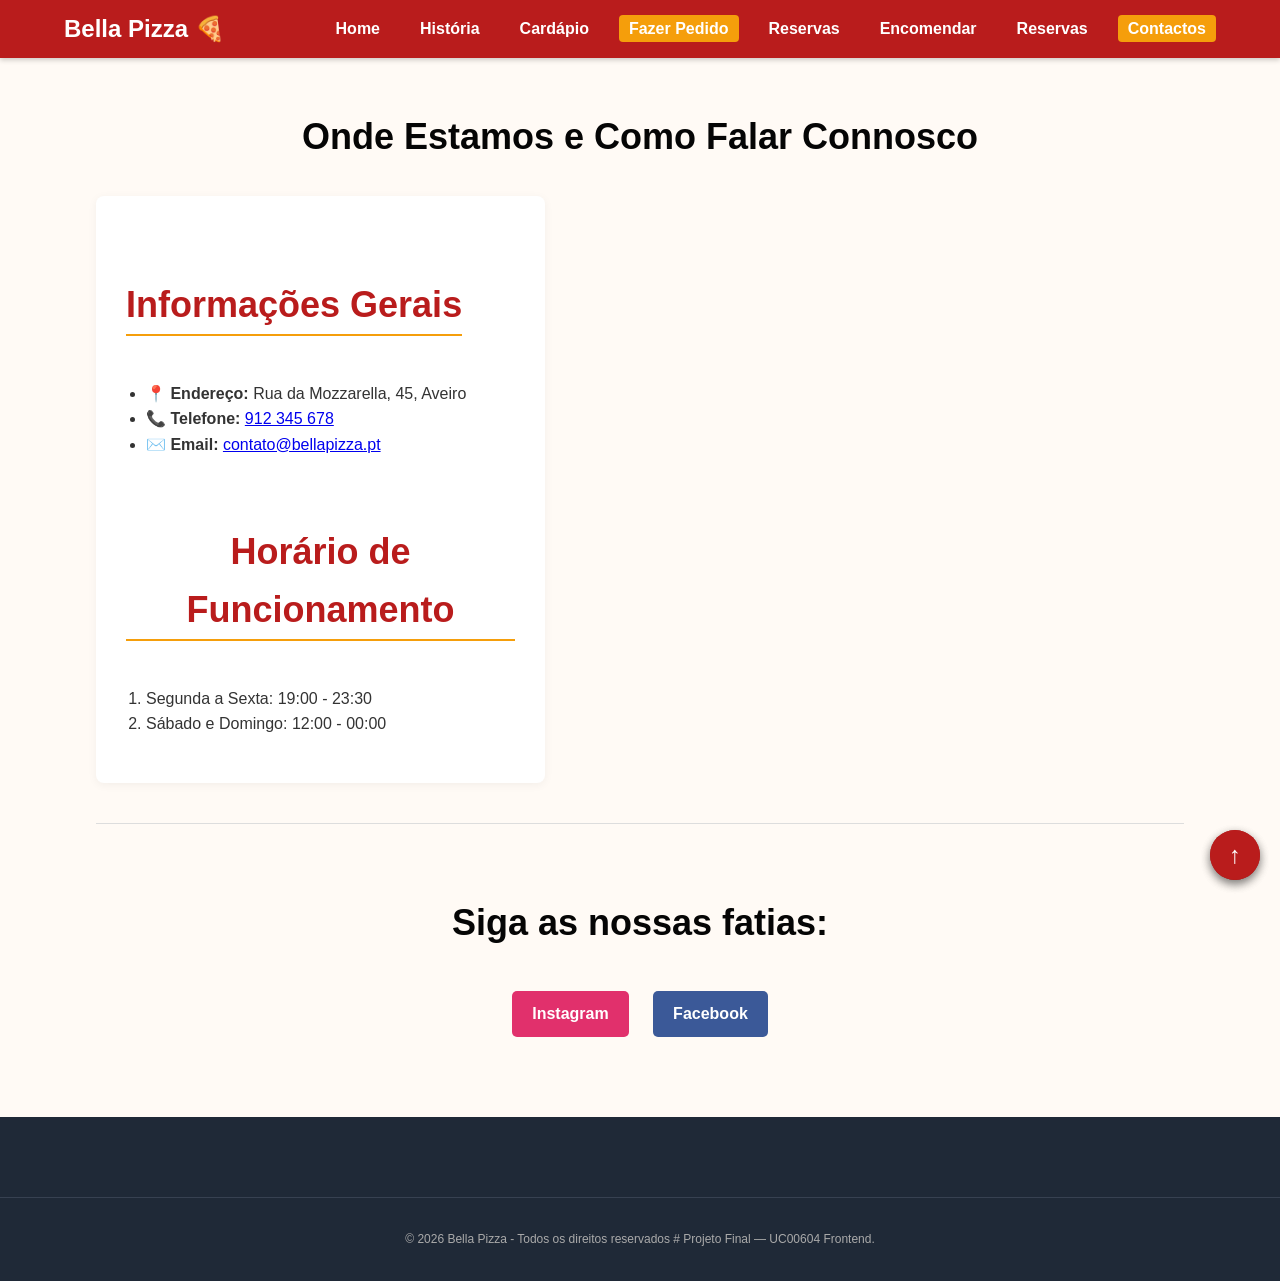
<file: contatos.html>
<!DOCTYPE html>
<html lang="pt">
<head>
    <meta charset="UTF-8">
    <meta name="viewport" content="width=device-width, initial-scale=1.0">
    <title>Bella Pizza | Contactos</title>
    <link rel="stylesheet" href="style.css">
</head>
<body>

    <header class="navbar">
        <div class="logo">
            <h1>Bella Pizza 🍕</h1>
        </div>
        <nav>
            <ul>
                <li><a href="index.html">Home</a></li>
                <li><a href="historia.html">História</a></li>
                <li><a href="menu.html">Cardápio</a></li> <li><a href="pedidomesa.html" class="active">Fazer Pedido</a></li> <li><a href="reservas.html">Reservas</a></li>                <li><a href="encomenda.html">Encomendar</a></li>
                <li><a href="reservas.html">Reservas</a></li>
                <li><a href="contatos.html" class="active">Contactos</a></li>
            </ul>
        </nav>
    </header>

    <main class="container">
        <h3>Onde Estamos e Como Falar Connosco</h3>

        <section class="flex">
            <div class="info-contato">
                <h3>Informações Gerais</h3>
                <ul>
                    <li><strong>📍 Endereço:</strong> Rua da Mozzarella, 45, Aveiro</li>
                    <li><strong>📞 Telefone:</strong> <a href="tel:+351912345678">912 345 678</a></li>
                    <li><strong>✉️ Email:</strong> <a href="mailto:contato@bellapizza.pt">contato@bellapizza.pt</a></li>
                </ul>

                <h3>Horário de Funcionamento</h3>
                <ol>
                    <li>Segunda a Sexta: 19:00 - 23:30</li>
                    <li>Sábado e Domingo: 12:00 - 00:00</li>
                </ol>
            </div>


            <div class="mapa-moldura">
        <iframe 
            src="https://www.google.com/maps/embed?pb=!1m18!1m12!1m3!1d3047.447547537651!2d-8.653457123447!3d40.64188704192661!2m3!1f0!2f0!3f0!3m2!1i1024!2i768!4f13.1!3m3!1m2!1s0xd23980a37e5c3e7%3A0x7e5c3e7e5c3e7e5c!2sR.%20dos%20Mercadores%2C%20Aveiro!5e0!3m2!1spt-PT!2spt!4v1710000000000" 
            width="95%" 
            height="400" 
            style="border:0;" 
            allowfullscreen="" 
            loading="lazy" 
            referrerpolicy="no-referrer-when-downgrade">
        </iframe>
             </div>
        </section>

        <section class="redes-sociais">
            <h3>Siga as nossas fatias:</h3>
            <a href="https://instagram.com" target="_blank" class="btn-social">Instagram</a>
            <a href="https://facebook.com" target="_blank" class="btn-social">Facebook</a>
        </section>
    </main>

    <div class="voltar-topo">
        <a href="#">↑</a>
    </div>
    <footer id="contacto">
            <div class="copyright">
            <p>&copy; 2026 Bella Pizza - Todos os direitos reservados # Projeto Final — UC00604 Frontend.</p>
        </div>
    </footer>


    <div class="voltar-topo">
        <a href="#">↑</a>
    </div>

</body>
</html>
</file>
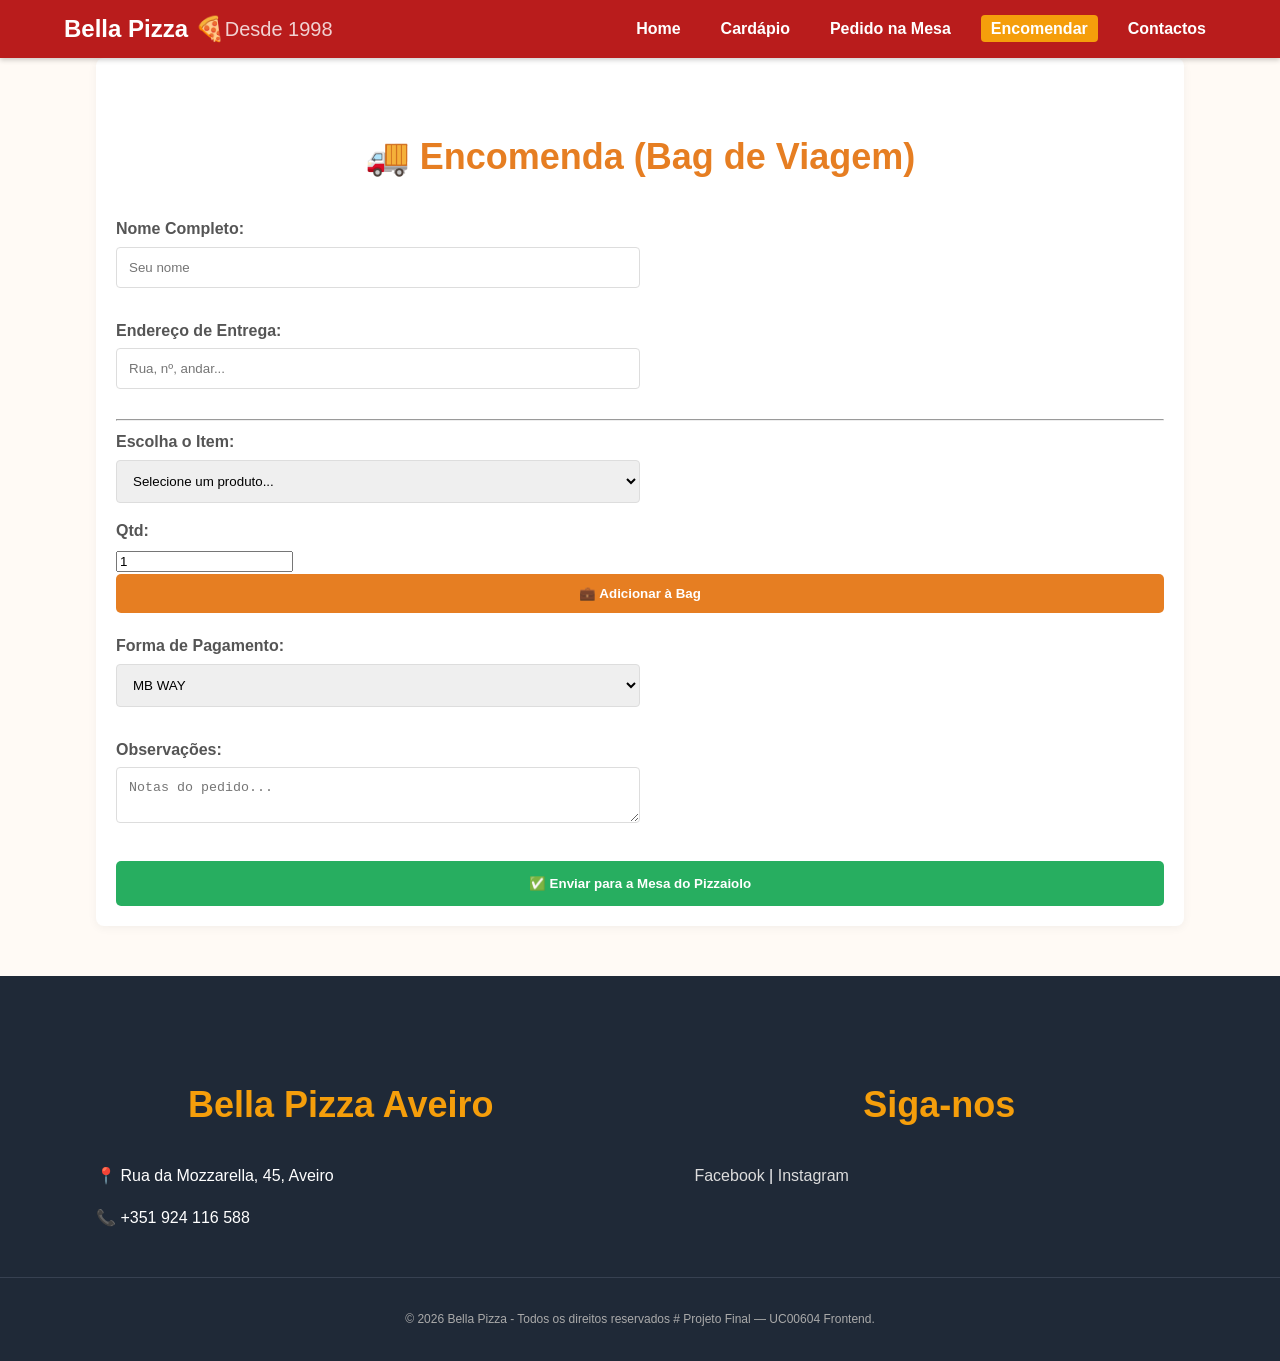
<file: encomenda.html>
<!DOCTYPE html>
<html lang="pt">
<head>
    <meta charset="UTF-8">
    <meta name="viewport" content="width=device-width, initial-scale=1.0">
    <title>Bella Pizza | Encomendar para Entrega</title>
    <link rel="stylesheet" href="style.css">
</head>
<body>
    <header class="navbar">
        <div class="logo">
            <h1>Bella Pizza 🍕</h1>
            <span>Desde 1998</span>
        </div>
        <nav>
            <ul>
                <li><a href="index.html">Home</a></li>
                <li><a href="menu.html">Cardápio</a></li> 
                <li><a href="pedidomesa.html">Pedido na Mesa</a></li>
                <li><a href="encomenda.html" class="active">Encomendar</a></li>
                <li><a href="contatos.html">Contactos</a></li>
            </ul>
        </nav>
    </header>

<main class="container">
    <section class="card-pedido">
        <h2 style="text-align: center; color: #e67e22;">🚚 Encomenda (Bag de Viagem)</h2>

        <div class="form-group">
            <label for="enc-nome">Nome Completo:</label>
            <input type="text" id="enc-nome" placeholder="Seu nome" required>
        </div>
        <div class="form-group">
            <label for="enc-endereco">Endereço de Entrega:</label>
            <input type="text" id="enc-endereco" placeholder="Rua, nº, andar..." required>
        </div>

        <hr>

        <div class="linha-pedido">
            <div class="coluna-item">
                <label>Escolha o Item:</label>
                <select id="enc-item">
                    <option value="" disabled selected>Selecione um produto...</option>
                    <optgroup label="Pizzas">
                        <option value="Margherita">Margherita - €12,50</option>
                        <option value="Pepperoni Premium">Pepperoni Premium - €14,90</option>
                        <option value="Pepperoni Lovers">Pepperoni Lovers - €16,90</option>
                        <option value="Hawaiian Premium">Hawaiian Premium - €15,90</option>
                        <option value="BBQ Chicken">BBQ Chicken - €14,90</option>
                        <option value="Chicken Premium">Chicken Premium - €16,90</option>
                        <option value="Supreme">Supreme - €17,90</option>
                        <option value="Supreme Premium">Supreme Premium - €18,90</option>
                        <option value="P-Zone Premium">P-Zone Premium - €14,90</option>
                        <option value="Vegetariana Deluxe">Vegetariana Deluxe - €15,50</option>
                    </optgroup>
                    <optgroup label="Bebidas">
                        <option value="Vinho da Casa (Tinto)">Vinho da Casa - €18,00</option>
                        <option value="Água Luso (500ml)">Água Luso - €1,50</option>
                        <option value="Coca-Cola">Coca-Cola - €1,80</option>
                        <option value="Fanta Laranja">Fanta Laranja - €1,80</option>
                        <option value="Guaraná Antárctica">Guaraná - €1,80</option>
                        <option value="Sprite">Sprite - €1,80</option>
                        <option value="Fanta Uva">Fanta Uva - €1,80</option>
                        <option value="Pepsi">Pepsi - €1,80</option>
                    </optgroup>
                    <optgroup label="Sobremesas">
                        <option value="Tiramisù Clássico">Tiramisù Clássico - €6,50</option>
                    </optgroup>
                </select>
            </div>
            <div class="coluna-qtd">
                <label>Qtd:</label>
                <input type="number" id="enc-qtd" min="1" value="1">
            </div>
        </div>

        <button type="button" onclick="adicionarABag()" style="width: 100%; background: #e67e22; color: white; border: none; padding: 12px; border-radius: 5px; cursor: pointer; font-weight: bold; margin-bottom: 20px;">
            💼 Adicionar à Bag
        </button>

        <div id="area-bag" style="display:none; background: #f9f9f9; padding: 15px; border-radius: 8px; border: 1px dashed #e67e22; margin-bottom: 20px;">
            <h4 style="margin-top: 0;">💼 Itens na sua Bag:</h4>
            <ul id="lista-bag" style="list-style: none; padding: 0;"></ul>
            <div style="text-align: right; font-weight: bold; margin-top: 10px;">
                Total: <span id="total-bag">0,00</span>€
            </div>
        </div>

        <div class="form-group">
            <label>Forma de Pagamento:</label>
            <select id="enc-pagamento">
                <option value="MB WAY">MB WAY</option>
                <option value="Dinheiro">Dinheiro</option>
                <option value="Cartão">Cartão (Terminal)</option>
            </select>
        </div>

        <div class="form-group">
            <label for="enc-obs">Observações:</label>
            <textarea id="enc-obs" rows="2" placeholder="Notas do pedido..."></textarea>
        </div>

        <button type="button" onclick="enviarBagWhatsApp()" style="width: 100%; background: #27ae60; color: white; padding: 15px; border: none; border-radius: 5px; font-weight: bold; cursor: pointer;">
            ✅ Enviar para a Mesa do Pizzaiolo
        </button>
    </section>
</main>

<div id="modal-confirmacao" style="display:none; position: fixed; top: 0; left: 0; width: 100%; height: 100%; background: rgba(0,0,0,0.9); z-index: 2000; justify-content: center; align-items: center;">
    <div style="background: white; padding: 40px; border-radius: 20px; text-align: center; border: 4px solid #e67e22; max-width: 90%;">
        <div style="font-size: 60px;">👨‍🍳</div>
        <h2 style="color: #e67e22;">Confirmado!</h2>
        <p>O pedido já está na <strong>mesa do pizzaiolo</strong>!</p>
        <button onclick="location.reload()" style="background: #27ae60; color: white; border: none; padding: 10px 20px; border-radius: 5px;">Fazer novo pedido</button>
    </div>
</div>    
    <footer id="contacto">
        <div class="container flex">
            <div class="footer-info">
                <h3>Bella Pizza Aveiro</h3>
                <p>📍 Rua da Mozzarella, 45, Aveiro</p>
                <p>📞 +351 924 116 588</p>
            </div>
            <div class="footer-social">
                <h3>Siga-nos</h3>
                <a href="https://facebook.com" target="_blank">Facebook</a> | <a href="https://instagram.com" target="_blank">Instagram</a>
            </div>
        </div>
        <div class="copyright">
            <p>&copy; 2026 Bella Pizza - Todos os direitos reservados # Projeto Final — UC00604 Frontend.</p>
        </div>
    </footer>

    <script src="script.js"></script>
</body>
</html>
</file>
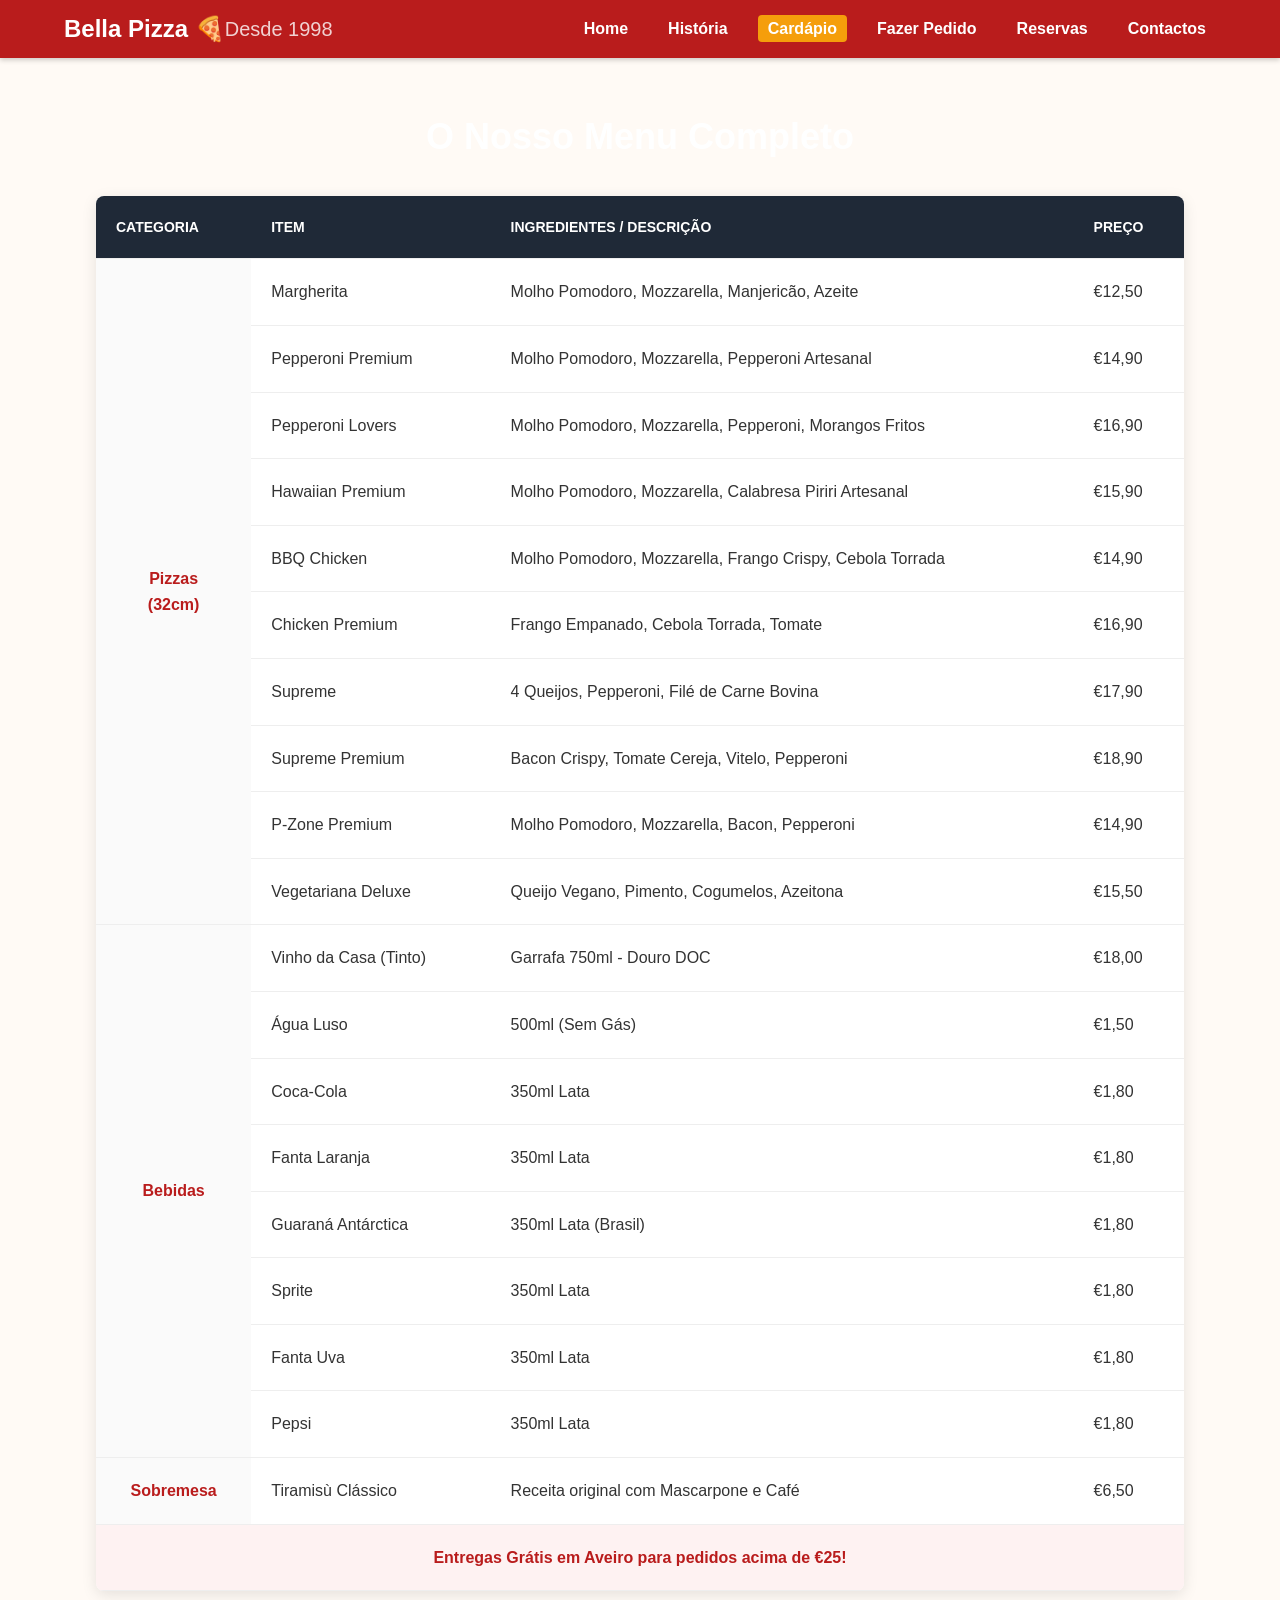
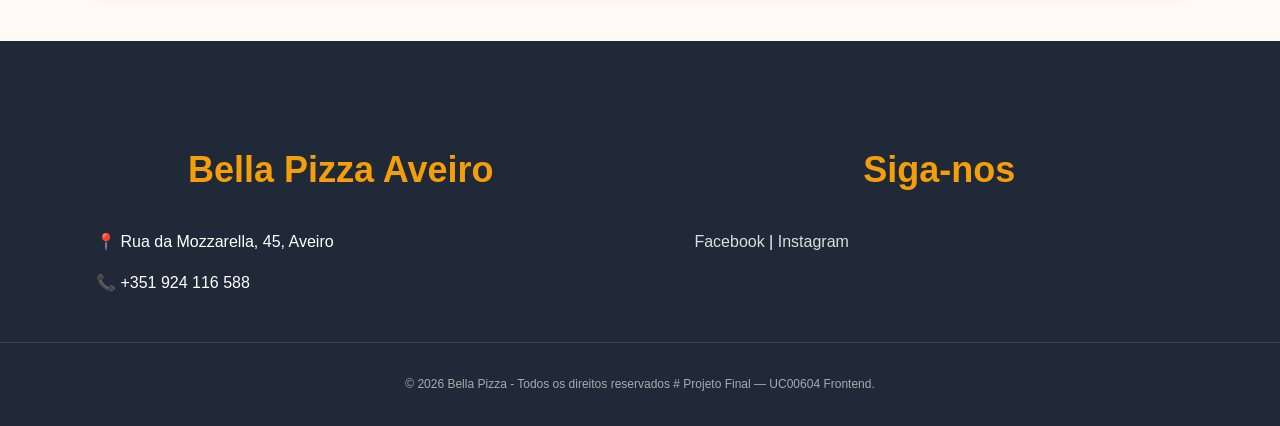
<file: menu.html>
<!DOCTYPE html>
<html lang="pt">
<head>
    <meta charset="UTF-8">
    <meta name="viewport" content="width=device-width, initial-scale=1.0">
    <title>Bella Pizza | Cardápio Completo</title>
    <link rel="stylesheet" href="style.css">
</head>
<body>
    <header class="navbar">
        <div class="logo">
            <h1>Bella Pizza 🍕</h1>
            <span>Desde 1998</span>
        </div>
        <nav>
            <ul>
                <li><a href="index.html">Home</a></li>
                <li><a href="historia.html">História</a></li>
                <li><a href="menu.html" class="active">Cardápio</a></li> 
                <li><a href="pedidomesa.html">Fazer Pedido</a></li>
                <li><a href="reservas.html">Reservas</a></li>
                <li><a href="contatos.html">Contactos</a></li>
            </ul>
        </nav>
    </header>

    <main class="container">
        <section id="menu">
            <h2>O Nosso Menu Completo</h2>
            <table class="tabela-menu">
                <thead>
                    <tr>
                        <th>Categoria</th>
                        <th>Item</th>
                        <th>Ingredientes / Descrição</th>
                        <th>Preço</th>
                    </tr>
                </thead>
                <tbody>
                    <tr>
                        <td rowspan="10" class="categoria-td">Pizzas <br>(32cm)</td>
                        <td>Margherita</td>
                        <td>Molho Pomodoro, Mozzarella, Manjericão, Azeite</td>
                        <td>&euro;12,50</td>
                    </tr>
                    <tr>
                        <td>Pepperoni Premium</td>
                        <td>Molho Pomodoro, Mozzarella, Pepperoni Artesanal</td>
                        <td>&euro;14,90</td>
                    </tr>
                    <tr>
                        <td>Pepperoni Lovers</td>
                        <td>Molho Pomodoro, Mozzarella, Pepperoni, Morangos Fritos</td>
                        <td>&euro;16,90</td>
                    </tr>
                    <tr>
                        <td>Hawaiian Premium</td>
                        <td>Molho Pomodoro, Mozzarella, Calabresa Piriri Artesanal</td>
                        <td>&euro;15,90</td>
                    </tr>
                    <tr>
                        <td>BBQ Chicken</td>
                        <td>Molho Pomodoro, Mozzarella, Frango Crispy, Cebola Torrada</td>
                        <td>&euro;14,90</td>
                    </tr>
                    <tr>
                        <td>Chicken Premium</td>
                        <td>Frango Empanado, Cebola Torrada, Tomate</td>
                        <td>&euro;16,90</td>
                    </tr>
                    <tr>
                        <td>Supreme</td>
                        <td>4 Queijos, Pepperoni, Filé de Carne Bovina</td>
                        <td>&euro;17,90</td>
                    </tr>
                    <tr>
                        <td>Supreme Premium</td>
                        <td>Bacon Crispy, Tomate Cereja, Vitelo, Pepperoni</td>
                        <td>&euro;18,90</td>
                    </tr>
                    <tr>
                        <td>P-Zone Premium</td>
                        <td>Molho Pomodoro, Mozzarella, Bacon, Pepperoni</td>
                        <td>&euro;14,90</td>
                    </tr>
                    <tr>
                        <td>Vegetariana Deluxe</td>
                        <td>Queijo Vegano, Pimento, Cogumelos, Azeitona</td>
                        <td>&euro;15,50</td>
                    </tr>

                    <tr>
                        <td rowspan="8" class="categoria-td">Bebidas</td>
                        <td>Vinho da Casa (Tinto)</td>
                        <td>Garrafa 750ml - Douro DOC</td>
                        <td>&euro;18,00</td>
                    </tr>
                    <tr><td>Água Luso</td><td>500ml (Sem Gás)</td><td>&euro;1,50</td></tr>
                    <tr><td>Coca-Cola</td><td>350ml Lata</td><td>&euro;1,80</td></tr>
                    <tr><td>Fanta Laranja</td><td>350ml Lata</td><td>&euro;1,80</td></tr>
                    <tr><td>Guaraná Antárctica</td><td>350ml Lata (Brasil)</td><td>&euro;1,80</td></tr>
                    <tr><td>Sprite</td><td>350ml Lata</td><td>&euro;1,80</td></tr>
                    <tr><td>Fanta Uva</td><td>350ml Lata</td><td>&euro;1,80</td></tr>
                    <tr><td>Pepsi</td><td>350ml Lata</td><td>&euro;1,80</td></tr>

                    <tr>
                        <td class="categoria-td">Sobremesa</td>
                        <td>Tiramisù Clássico</td>
                        <td>Receita original com Mascarpone e Café</td>
                        <td>&euro;6,50</td>
                    </tr>
                </tbody>
                <tfoot>
                    <tr>
                        <td colspan="4">Entregas Grátis em Aveiro para pedidos acima de &euro;25!</td>
                    </tr>
                </tfoot>
            </table>
        </section>
    </main>

    <footer id="contacto">
        <div class="container flex">
            <div class="footer-info">
                <h3>Bella Pizza Aveiro</h3>
                <p>📍 Rua da Mozzarella, 45, Aveiro</p>
                <p>📞 +351 924 116 588</p>
            </div>
            <div class="footer-social">
                <h3>Siga-nos</h3>
                <a href="https://facebook.com" target="_blank">Facebook</a> | <a href="https://instagram.com" target="_blank">Instagram</a>
            </div>
        </div>
        <div class="copyright">
            <p>&copy; 2026 Bella Pizza - Todos os direitos reservados # Projeto Final — UC00604 Frontend.</p>
        </div>
    </footer>
</body>
</html>
</file>
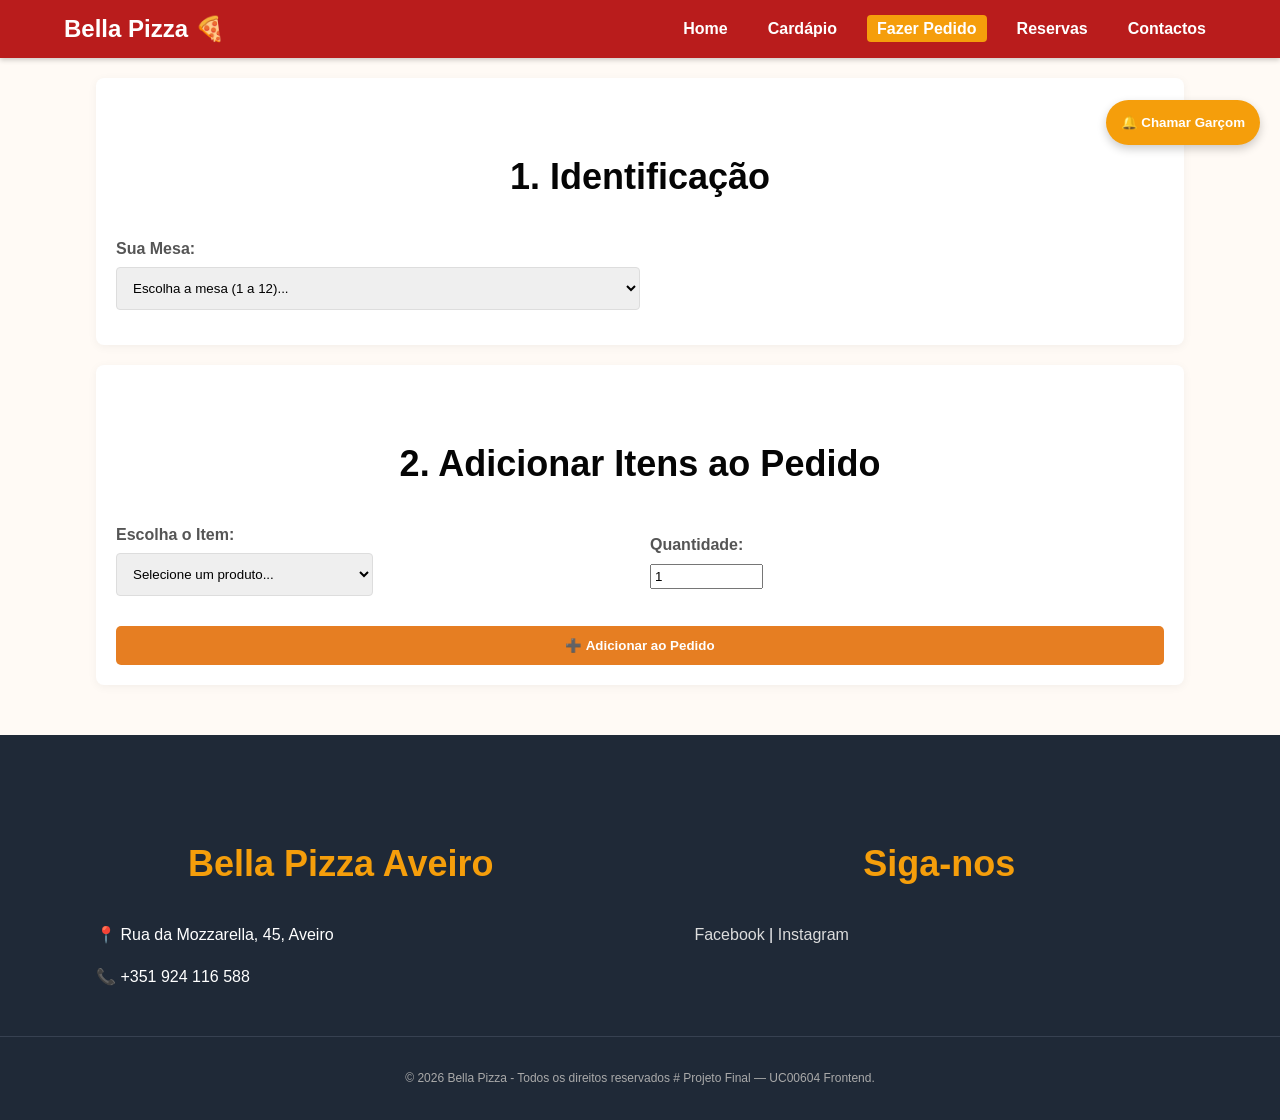
<file: pedidomesa.html>
<!DOCTYPE html>
<html lang="pt">
<head>
    <meta charset="UTF-8">
    <meta name="viewport" content="width=device-width, initial-scale=1.0">
    <title>Bella Pizza | Fazer Pedido</title>
    <link rel="stylesheet" href="style.css">
</head>
<body id="pagina-pedido">

    <header class="navbar">
        <div class="logo"><h1>Bella Pizza 🍕</h1></div>
        <nav>
            <ul>
                <li><a href="index.html">Home</a></li>
                <li><a href="menu.html">Cardápio</a></li> 
                <li><a href="pedidomesa.html" class="active">Fazer Pedido</a></li>
                <li><a href="reservas.html">Reservas</a></li>
                <li><a href="contatos.html">Contactos</a></li>
            </ul>
        </nav>
    </header>

<main class="container">
        <div style="text-align: center; margin: 20px 0;">
            <button type="button" class="btn-garcom" onclick="abrirMensagem()">🔔 Chamar Garçom</button>
        </div>

        <div id="caixa-aviso" class="modal-sobreposicao" style="display:none; position: fixed; top: 0; left: 0; width: 100%; height: 100%; background: rgba(0,0,0,0.8); z-index: 1000; justify-content: center; align-items: center;">
            <div style="background: white; padding: 30px; border-radius: 15px; text-align: center; max-width: 320px; border: 3px solid #e67e22;">
                <div style="font-size: 50px;">🍕</div>
                <h2 style="color: #e67e22; font-family: sans-serif;">Mamma Mia!</h2>
                <p id="texto-engracado" style="font-weight: bold; margin: 15px 0; font-family: sans-serif; color: #333;"></p>
                <button onclick="fecharMensagem()" style="background: #27ae60; color: white; border: none; padding: 10px 20px; border-radius: 5px; cursor: pointer; font-weight: bold;">Entendido!</button>
            </div>
        </div>

        <section class="card-pedido">
            <h3>1. Identificação</h3>
            <label for="mesa">Sua Mesa:</label>
            <select id="mesa">
                <option value="" disabled selected>Escolha a mesa (1 a 12)...</option>
                <option value="01">Mesa 01</option> <option value="02">Mesa 02</option>
                <option value="03">Mesa 03</option> <option value="04">Mesa 04</option>
                <option value="05">Mesa 05</option> <option value="06">Mesa 06</option>
                <option value="07">Mesa 07</option> <option value="08">Mesa 08</option>
                <option value="09">Mesa 09</option> <option value="10">Mesa 10</option>
                <option value="11">Mesa 11</option> <option value="12">Mesa 12</option>
            </select>
        </section>

        <section class="card-pedido">
            <h3>2. Adicionar Itens ao Pedido</h3>
            <div class="grid-inputs">
                <div>
                    <label>Escolha o Item:</label>
                    <select id="item-selecionado">
                        <option value="Nenhum" disabled selected>Selecione um produto...</option>
                        <optgroup label="Pizzas (32cm)">
                            <option value="Pizza Margherita">Margherita - €12,50</option>
                            <option value="Pepperoni Premium">Pepperoni Premium - €14,90</option>
                            <option value="Pepperoni Lovers">Pepperoni Lovers - €16,90</option>
                            <option value="Hawaiian Premium">Hawaiian Premium - €15,90</option>
                            <option value="BBQ Chicken">BBQ Chicken - €14,90</option>
                            <option value="Chicken Premium">Chicken Premium - €16,90</option>
                            <option value="Supreme">Supreme - €17,90</option>
                            <option value="Supreme Premium">Supreme Premium - €18,90</option>
                            <option value="P-Zone Premium">P-Zone Premium - €14,90</option>
                            <option value="Vegetariana Deluxe">Vegetariana Deluxe - €15,50</option>
                        </optgroup>
                        <optgroup label="Bebidas">
                            <option value="Vinho da Casa">Vinho da Casa - €18,00</option>
                            <option value="Água Luso">Água Luso - €1,50</option>
                            <option value="Coca-Cola">Coca-Cola - €1,80</option>
                            <option value="Fanta Laranja">Fanta Laranja - €1,80</option>
                            <option value="Guaraná Antárctica">Guaraná Antárctica - €1,80</option>
                            <option value="Sprite">Sprite - €1,80</option>
                            <option value="Fanta Uva">Fanta Uva - €1,80</option>
                            <option value="Pepsi">Pepsi - €1,80</option>
                        </optgroup>
                        <optgroup label="Sobremesas">
                            <option value="Tiramisù Clássico">Tiramisù Clássico - €6,50</option>
                        </optgroup>
                    </select>
                </div>
                <div style="margin-top: 10px;">
                    <label>Quantidade:</label>
                    <input type="number" id="qtd-item" min="1" value="1" style="width:20%; padding: 3px;">
                </div>
            </div>
            <!-- Cursor pointer aula 10 -->
            <button type="button" class="btn-secundario" onclick="adicionarAoCarrinho()" style="margin-top: 15px; width: 100%; background: #e67e22; color: white; border: none; padding: 12px; border-radius: 5px; cursor: pointer; font-weight: bold;">
                ➕ Adicionar ao Pedido
            </button>
        </section>

        <section class="card-pedido" id="area-carrinho" style="display:none;">
            <h3>🛒 Itens na Mesa</h3>
            <ul id="lista-carrinho" style="list-style: none; padding: 0; margin-bottom: 15px;"></ul>
            <hr>
            <button type="button" class="btn-finalizar" onclick="mostrarPagamento()" style="width: 100%; background: #27ae60; color: white; border: none; padding: 12px; border-radius: 5px; cursor: pointer; font-weight: bold;">
                🏁 Fechar Pedido / Pagar
            </button>
        </section>

        <section class="card-pedido" id="secao-pagamento" style="display:none; background: #fdf2e9; border: 2px solid #e67e22;">
            <h3>💳 Finalizar e Enviar</h3>
            <div class="opcoes-pagamento">
                <p>Forma de Pagamento:</p>
                <input type="radio" name="pagamento" value="MB WAY" id="pay1" checked> <label for="pay1">MB WAY</label><br>
                <input type="radio" name="pagamento" value="Cartão" id="pay2"> <label for="pay2">Cartão</label><br>
                <input type="radio" name="pagamento" value="Dinheiro" id="pay3"> <label for="pay3">Dinheiro</label>
            </div>
            <button type="button" class="btn-finalizar" onclick="enviarWhatsAppFinal()" style="margin-top: 15px; width: 100%;">
                ✅ Enviar Pedido via WhatsApp
            </button>
        </section>
    </main>
    <footer id="contacto">
        <div class="container flex">
            <div class="footer-info">
                <h3>Bella Pizza Aveiro</h3>
                <p>📍 Rua da Mozzarella, 45, Aveiro</p>
                <p>📞 +351 924 116 588</p>
            </div>
            <div class="footer-social">
                <h3>Siga-nos</h3>
                <a href="https://facebook.com" target="_blank">Facebook</a> | <a href="https://instagram.com" target="_blank">Instagram</a>
            </div>
        </div>
        <div class="copyright">
            <p>&copy; 2026 Bella Pizza - Todos os direitos reservados # Projeto Final — UC00604 Frontend.</p>
        </div>
    </footer>

    <script src="script.js"></script>
</body>
</html>
</file>
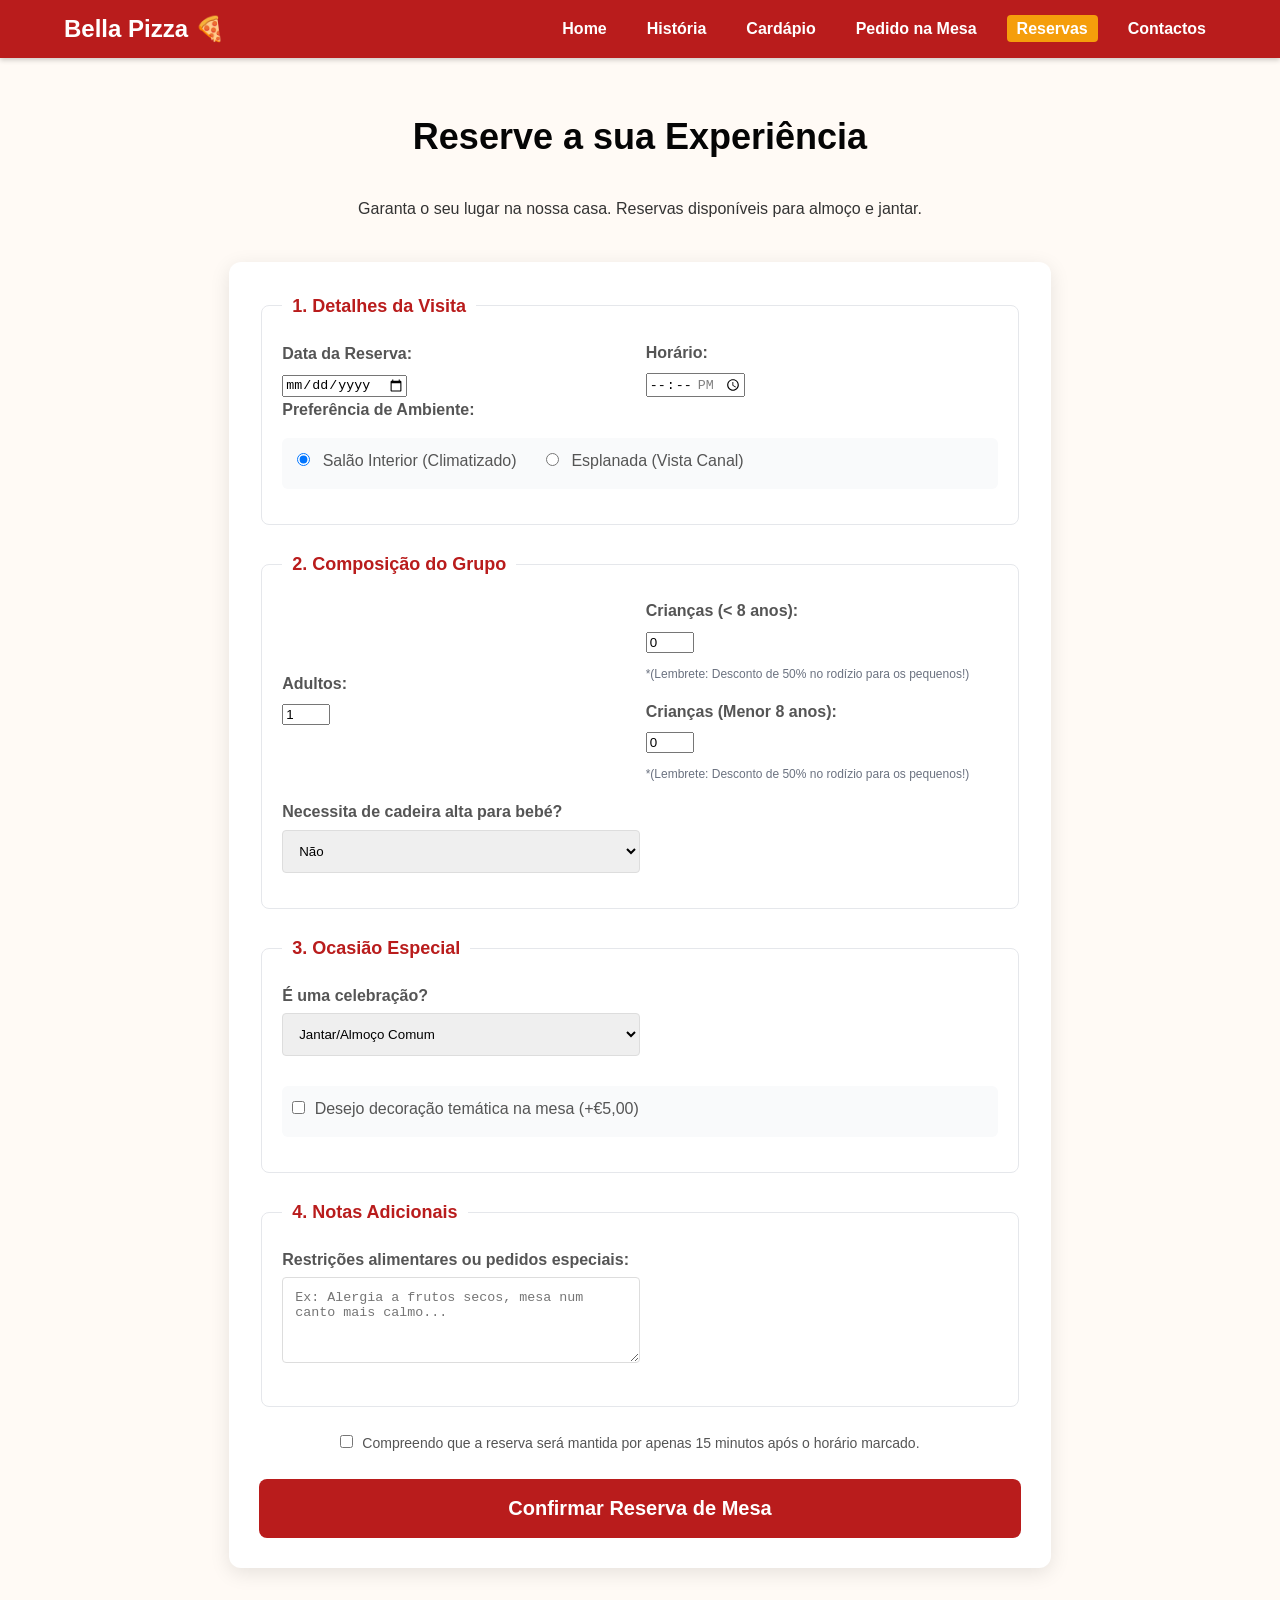
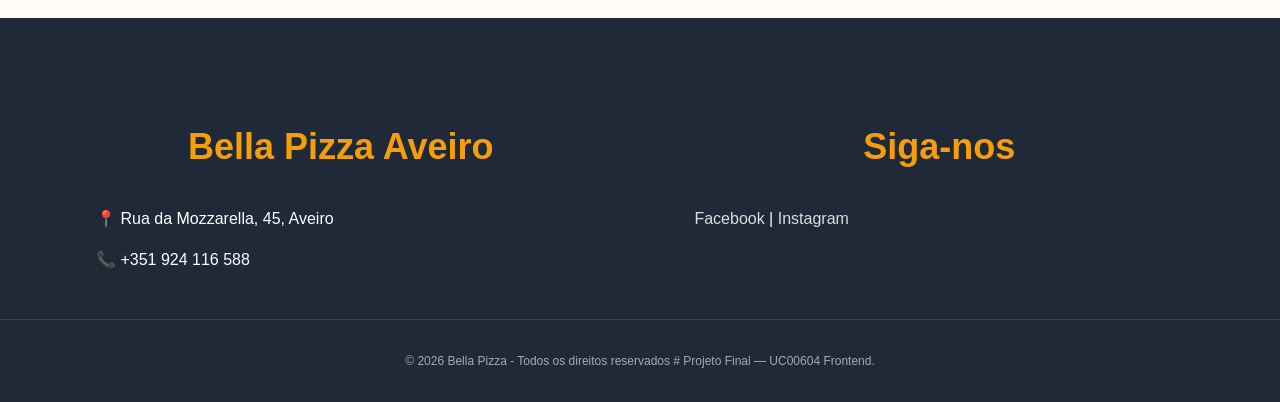
<file: reservas.html>
<!DOCTYPE html>
<html lang="pt">
<head>
    <meta charset="UTF-8">
    <meta name="viewport" content="width=device-width, initial-scale=1.0">
    <title>Bella Pizza | Reservas de Mesa</title>
    <link rel="stylesheet" href="style.css">
</head>
<body>

    <header class="navbar">
        <div class="logo"><h1>Bella Pizza 🍕</h1></div>
        <nav>
            <ul>
                <li><a href="index.html">Home</a></li>
                <li><a href="historia.html">História</a></li>
                <li><a href="menu.html">Cardápio</a></li>
                <li><a href="pedidomesa.html">Pedido na Mesa</a></li>
                <li><a href="reservas.html" class="active">Reservas</a></li>
                <li><a href="contatos.html">Contactos</a></li>
            </ul>
        </nav>
    </header>

    <main class="container">
        <section class="reserva-header">
            <h3>Reserve a sua Experiência</h3>
            <p>Garanta o seu lugar na nossa casa. Reservas disponíveis para almoço e jantar.</p>
        </section>

        <form action="#" method="POST" class="form-complexo">
            
            <fieldset>
                <legend>1. Detalhes da Visita</legend>
                <div class="flex">
                    <div class="w-50">
                        <label for="data">Data da Reserva:</label>
                        <input type="date" id="data" name="data" required>
                    </div>
                    <div class="w-50">
                        <label for="hora">Horário:</label>
                        <input type="time" id="hora" name="hora" min="12:00" max="23:00" required>
                    </div>
                </div>

                <label>Preferência de Ambiente:</label>
                <div class="radio-group">
                    <input type="radio" id="interior" name="ambiente" value="interior" checked>
                    <label for="interior" class="label-inline">Salão Interior (Climatizado)</label>
                    
                    <input type="radio" id="esplanada" name="ambiente" value="esplanada">
                    <label for="esplanada" class="label-inline">Esplanada (Vista Canal)</label>
                </div>
            </fieldset>

            <fieldset>
                <legend>2. Composição do Grupo</legend>
                <div class="flex">
                    <div class="w-50">
                        <label for="adultos">Adultos:</label>
                        <input type="number" id="adultos" name="adultos" min="1" max="20" value="1">
                    </div>
                    <div class="w-50">
                        <label for="criancas">Crianças (< 8 anos):</label>
                        <input type="number" id="criancas" name="criancas" min="0" max="10" value="0">
                        <small>*(Lembrete: Desconto de 50% no rodízio para os pequenos!)</small>
                        <label for="criancas">Crianças (Menor 8 anos):</label>
                        <input type="number" id="criancas" name="criancas" min="0" max="12" value="0">
                        <small>*(Lembrete: Desconto de 50% no rodízio para os pequenos!)</small> 
                    </div>
                </div>
                <label>Necessita de cadeira alta para bebé?</label>
                <select name="cadeira_bebe">
                    <option value="nao">Não</option>
                    <option value="1">Sim, 1 cadeira</option>
                    <option value="2">Sim, 2 cadeiras</option>
                </select>
            </fieldset>

            <fieldset>
                <legend>3. Ocasião Especial</legend>
                <label for="ocasiao">É uma celebração?</label>
                <select id="ocasiao" name="ocasiao">
                    <option value="jantar_comum">Jantar/Almoço Comum</option>
                    <option value="aniversario">Aniversário</option>
                    <option value="aniversario_casamento">Aniversário de Casamento</option>
                    <option value="evento_empresa">Evento Empresarial</option>
                </select>

                <div class="checkbox-group">
                    <input type="checkbox" id="decoracao" name="decoracao">
                    <label for="decoracao" class="label-inline">Desejo decoração temática na mesa (+&euro;5,00)</label>
                </div>
            </fieldset>

            <fieldset>
                <legend>4. Notas Adicionais</legend>
                <label for="notas">Restrições alimentares ou pedidos especiais:</label>
                <textarea id="notas" name="notas" rows="4" placeholder="Ex: Alergia a frutos secos, mesa num canto mais calmo..."></textarea>
            </fieldset>

            <div class="termos">
                <input type="checkbox" id="termos" required>
                <label for="termos" class="label-inline">Compreendo que a reserva será mantida por apenas 15 minutos após o horário marcado.</label>
            </div>

            <button type="submit" class="btn-reserva-final">Confirmar Reserva de Mesa</button>
        </form>
    </main>
    <footer id="contacto">
        <div class="container flex">
            <div class="footer-info">
                <h3>Bella Pizza Aveiro</h3>
                <p>📍 Rua da Mozzarella, 45, Aveiro</p>
                <p>📞 +351 924 116 588</p>
            </div>
            <div class="footer-social">
                <h3>Siga-nos</h3>
                <a href="https://facebook.com" target="_blank">Facebook</a> | <a href="https://instagram.com" target="_blank">Instagram</a>
            </div>
        </div>
        <div class="copyright">
            <p>&copy; 2026 Bella Pizza - Todos os direitos reservados # Projeto Final — UC00604 Frontend.</p>
        </div>
    </footer>

</body>
</html>
</file>
<file: style.css>
/* --- Estilos da Nova Logo Minimalista (SVG) --- */

.logo {
    display: flex;
    align-items: center;
}

.logo-link {
    display: flex;
    align-items: center;
    text-decoration: none; /* Remove sublinhado do link */
    color: white; /* Cor do texto ao lado da logo */
    gap: 10px; /* Espaço entre o ícone e o texto */
}

.logo-svg {
    width: 40px; /* Altura da logo no menu */
    height: 40px;
    /* Aula 7:currentColor faz o SVG usar a cor do texto do elemento pai (.logo-link) */
    color: white; 
    transition: transform 0.3s ease; /* Efeito suave no hover */
}

.logo-text {
    font-size: 20px;
    font-weight: bold;
    text-transform: uppercase;
    letter-spacing: 1px; /* Espaçamento entre letras minimalista */
}

/* Efeito de Hover na Logo */
.logo-link:hover .logo-svg {
    transform: rotate(-10deg) scale(1.1); /* Pequena rotação e aumento */
}
/* Aula 7: Reset e Sintaxe Base */
body {
    font-family: 'Helvetica Neue', Helvetica, Arial, sans-serif;
    margin: 0;
    line-height: 1.6;
    background-color: #fffaf5; /* Fundo Creme Suave */
    color: #333;
    scroll-behavior: smooth; /* Rolagem suave entre âncoras */
}

.container {
    width: 85%;
    margin: 0 auto;
    max-width: 1200px;
}

.flex {
    display: flex;
    gap: 20px;
    align-items: center;
}
h2 {
    text-align: center;
    color: #ffffff; /* Vermelho Pizza */
    font-size: 36px;
    margin-top: 50px;
    margin-bottom: 30px;
}

h3 {
    text-align: center;
    color: #050505; /* Vermelho Pizza */
    font-size: 36px;
    margin-top: 50px;
    margin-bottom: 30px;
}

/* Aula 9: Position Sticky - Navegação */
.navbar {
    position: sticky;
    top: 0;
    background-color: rgba(185, 28, 28, 0.95); /* Vermelho com transparência */
    color: white;
    display: flex;
    justify-content: space-between;
    align-items: center;
    padding: 10px 5%;
    z-index: 1000;
    box-shadow: 0 2px 10px rgba(0,0,0,0.2);
}

.logo h1 {
    margin: 0;
    font-size: 24px;
}
/* logo home */
.logo span {
    font-size: 20px;
    opacity: 0.8;
}

.navbar ul {
    list-style: none;
    display: flex;
    margin: 0;
    padding: 0;
}

.navbar ul li a {
    color: white;
    text-decoration: none;
    margin-left: 15px;
    padding: 5px 10px;
    font-weight: bold;
    border-radius: 4px;
}

.navbar ul li a:hover {
    background-color: rgba(255,255,255,0.2);
}

/* Aula 8 e 9: Box Model e Fundo de Imagem (Hero) */
#hero {
    height: 100vh; /* 100% da altura da tela */
    background-image: linear-gradient(rgba(0,0,0,0.5), rgba(0,0,0,0.7)), 
                      url('https://images.unsplash.com/photo-1513104890138-7c749659a591?q=80&w=1600&auto=format&fit=crop');
    background-size: cover;
    background-position: center;
    display: flex;
    justify-content: center;
    align-items: center;
    color: white;
    text-align: center;
    gap: 20px;
}

.hero-content h2 {
    color: white;
    font-size: 55px;
    margin-bottom: 10px;
}

.hero-content p {
    font-size: 18px;
    margin-bottom: 55px;
}
/* verificar com o joão a forma de baixar o boton de peça ja */
.btn-principal {
    background-color: #f59e0b; /* Laranja Destaque */
    color: white;
    padding: 15px 145px;
    text-decoration: none;
    font-weight: bold;
    border-radius: 20px;
    font-size: 18px;
    
}
/* --- Secção Eventos --- */
#eventos-empresas {
    background-color: #fff;
    padding: 60px 0;
    margin: 40px 0;
    border-radius: 15px;
}

.eventos-wrapper {
    align-items: center;
    gap: 40px;
}

.eventos-imagem, .eventos-texto {
    width: 50%;
}

.eventos-imagem img {
    width: 100%;
    border-radius: 12px;
    box-shadow: 10px 10px 0px #f59e0b; /* Aula 8: Shadow criativa */
}

.eventos-texto ul {
    list-style-type: "🍕 ";
    padding-left: 20px;
    margin: 20px 0;
}

.btn-secundario {
    display: inline-block;
    padding: 12px 25px;
    border: 2px solid #b91c1c;
    color: #b91c1c;
    text-decoration: none;
    font-weight: bold;
    border-radius: 5px;
    transition: 0.3s;
}

.btn-secundario:hover {
    background-color: #b91c1c;
    color: white;
}

/* --- Secção Aniversário --- */
.card-aniversario {
    position: relative; /* Para o selo absolute */
    background: linear-gradient(135deg, #1f2937 0%, #111827 100%);
    color: white;
    padding: 40px;
    border-radius: 20px;
    overflow: hidden;
    margin-bottom: 60px;
}

.aniv-texto, .aniv-imagem {
    width: 50%;
    color: white;
}

.aniv-imagem img {
    width: 100%;
    border-radius: 15px;
    transform: rotate(2deg); /* Charme visual */
}

.selo-desconto {
    position: absolute;
    top: 8px;
    left: -40px;
    background-color: #ef4444;
    color: white;
    padding: 10px 50px;
    transform: rotate(-45deg); /* Efeito de faixa de desconto */
    font-weight: bold;
    font-size: 20px;
    box-shadow: 0 2px 10px rgba(0,0,0,0.3);
}

.lista-beneficios {
    list-style: none;
    padding: 0;
}

.lista-beneficios li {
    margin-bottom: 10px;
    padding-left: 25px;
    position: relative;
}

.lista-beneficios li::before {
    content: "✔️";
    position: absolute;
    left: 0;
}

.btn-reserva-aniv {
    display: inline-block;
    margin-top: 20px;
    background-color: #f50b0b;
    color: #ffffff;
    padding: 15px 30px;
    text-decoration: none;
    font-weight: bold;
    border-radius: 50px;
    box-shadow: 0 4px 15px rgba(245, 158, 11, 0.4);
}
/* --- Ajustes para a Secção Aniversário com Sobreposição --- */

#aniversariante {
    margin-bottom: 100px; /* Aumentar margem inferior para dar espaço aos balões que sobem */
    margin-top: 60px;
}

/* Contentor pai que permite que os balões "saiam" para fora (Aula 8) */
.card-aniversario-wrapper {
    position: relative; /* Pai para os balões absolute */
    overflow: visible; /* IMPORTANTE: Permite que o conteúdo saia para fora */
}

/* O quadro escuro (Já existente, com pequeno ajuste) */
.card-aniversario {
    background: linear-gradient(135deg, #1f2937 0%, #111827 100%);
    color: white;
    padding: 50px 40px; /* Aumentar padding superior */
    border-radius: 20px;
    box-shadow: 0 10px 30px rgba(0,0,0,0.3);
}

/* Imagem de Balões Decorativos (Aula 9: Position Absolute) */
.baloes-decorativos {
    position: absolute;
    top: -60px; /* Sobe 60px para fora do quadro */
    right: -40px; /* Sai 40px para a direita do quadro */
    width: 250px; /* Largura da decoração */
    z-index: 5; /* Fica por cima do quadro azul */
    transform: rotate(5deg); /* Charme visual */
    pointer-events: none; /* Garante que o clique passa através da imagem para os botões atrás */
}

/* Ajustes finos nos textos e imagem principal para não bater nos balões */
.aniv-texto {
    width: 55%;
    padding-right: 30px;
}

.aniv-imagem {
    width: 45%;
    z-index: 1; /* Garante que a foto principal fica atrás dos balões dourados se eles se tocarem */
}

.aniv-imagem img {
    width: 100%;
    border-radius: 15px;
    transform: rotate(2deg);
    box-shadow: 0 5px 15px rgba(0,0,0,0.2);
}
/* Estilo da Seção Sobre */
.sobre-texto {
    width: 60%;
}
.sobre-imagem {
    width: 40%;
}

/* verificar com joao */
.sobre-imagem img {
    width: 100%;
    border-radius: 8px;
    box-shadow: 0 4px 10px rgba(0,0,0,0.3);
    margin: 1%;
}

/* Galeria Grid */
.galeria-grid {
    display: flex;
    gap: 20px;
    justify-content: center;
    width: 85%;
    margin: 0 auto;
}

.galeria-item {
    position: relative; /* Pai do Badge */
    width: 30%;
    background: white;
    border-radius: 8px;
    overflow: hidden;
    box-shadow: 0 4px 10px rgba(0,0,0,0.1);
    text-align: center;
}

.galeria-item img {
    width: 100%;
    height: 200px;
    object-fit: cover; /* Garante que a imagem preencha sem distorcer */
}

.galeria-item h3 {
    margin: 15px 0;
    color: #333;
}

/* Aula 9: Position Absolute */
.badge {
    position: absolute;
    top: 10px;
    right: 10px;
    background-color: #ef4444; /* Vermelho Vivo */
    color: white;
    padding: 5px 12px;
    border-radius: 20px;
    font-size: 12px;
    font-weight: bold;
    z-index: 1;
}

/* Aula 5: Tabela de Menu Clássica */
table {
    width: 100%;
    border-collapse: collapse;
    background: white;
    border-radius: 8px;
    overflow: hidden;
    box-shadow: 0 4px 15px rgba(0,0,0,0.1);
    margin-bottom: 50px;
}

th, td {
    padding: 20px;
    text-align: left;
    border-bottom: 1px solid #eee;
}

th {
    background-color: #1f2937; /* Cinza Escuro */
    color: white;
    text-transform: uppercase;
    font-size: 14px;
}

.categoria-td {
    font-weight: bold;
    background-color: #fafafa;
    color: #b91c1c;
    text-align: center;
}

tfoot td {
    background-color: #fef2f2;
    color: #b91c1c;
    font-weight: bold;
    text-align: center;
}

/* Aula 4: Formulário de Encomenda */
form {
    background: white;
    padding: 40px;
    border-radius: 8px;
    box-shadow: 0 4px 15px rgba(0,0,0,0.1);
    width: 70%;
    margin: 0 auto 50px auto;
}

.w-50 { width: 48%; }
.form-group { justify-content: space-between; margin-bottom: 15px; }

label {
    display: block;
    font-weight: bold;
    margin-bottom: 5px;
    color: #555;
}

input[type="text"], input[type="tel"], select, textarea {
    width: 50%;
    padding: 12px;
    border: 1px solid #ddd;
    border-radius: 4px;
    box-sizing: border-box; /* Garante que o padding não aumente a largura */
    margin-bottom: 15px;
}

fieldset {
    border: 1px solid #eee;
    border-radius: 4px;
    padding: 20px;
    margin-bottom: 20px;
}

legend {
    font-weight: bold;
    color: #b91c1c;
    padding: 0 10px;
}

.extras {
    gap: 10px;
    align-items: center;
    margin-top: 10px;
}

.label-inline {
    display: inline;
    font-weight: normal;
    margin-left: 5px;
    margin-right: 15px;
}

input[type="checkbox"] {
    margin: 0;
}

.btn-submit {
    background-color: #059669; /* Verde Sucesso */
    color: white;
    padding: 15px 30px;
    border: none;
    border-radius: 4px;
    cursor: pointer;
    font-size: 18px;
    font-weight: bold;
    width: 100%;
}

/* Aula 9: Position Fixed */
.voltar-topo {
    position: fixed;
    bottom: 20px;
    right: 20px;
    background-color: #b91c1c;
    width: 50px;
    height: 50px;
    border-radius: 50%;
    display: flex;
    justify-content: center;
    align-items: center;
    box-shadow: 0 4px 10px rgba(0,0,0,0.3);
    z-index: 999;
}

.voltar-topo a {
    color: white;
    text-decoration: none;
    font-size: 24px;
    font-weight: bold;
}

/* Footer Estilo */
footer {
    background-color: #1f2937;
    color: white;
    padding: 50px 0 20px 0;
    margin-top: 50px;
}

footer .container {
    justify-content: space-between;
    align-items: flex-start;
}

.footer-info, .footer-social {
    width: 45%;
}

footer h3 {
    color: #f59e0b;
}

footer a {
    color: #ddd;
    text-decoration: none;
}

.copyright {
    text-align: center;
    border-top: 1px solid #374151;
    margin-top: 30px;
    padding-top: 20px;
    font-size: 12px;
    color: #aaa;
}
/* Aula 9: Mantém o menu sempre visível enquanto faz scroll */
.navbar {
    position: sticky;
    top: 0;
    background-color: #b91c1c; /* Vermelho Pizza */
    color: white;
    display: flex;
    justify-content: space-between;
    align-items: center;
    padding: 10px 5%;
    z-index: 1000; /* Garante que fica por cima de tudo */
    box-shadow: 0 2px 5px rgba(0,0,0,0.2);
}

.navbar ul {
    list-style: none;
    display: flex;
    margin: 0;
}

.navbar ul li a {
    color: white;
    text-decoration: none;
    margin-left: 20px;
    font-weight: bold;
    padding: 5px 10px;
    border-radius: 4px;
    transition: 0.3s; /* Suaviza a mudança de cor */
}

/* Aula 7: Destaque para a página atual */
.navbar ul li a.active {
    background-color: #f59e0b; /* Laranja */
    color: white;
}

.navbar ul li a:hover {
    background-color: rgba(255, 255, 255, 0.2);
}
/* Estilos específicos para a página de Contactos */
.info-contato {
    background-color: white;
    padding: 30px;
    border-radius: 8px;
    box-shadow: 0 2px 10px rgba(0,0,0,0.05);
    width: 45%;
}

.info-contato h3 {
    color: #b91c1c;
    border-bottom: 2px solid #f59e0b;
    display: inline-block;
}

.info-contato ul, .info-contato ol {
    padding-left: 20px;
    margin-top: 15px;
}

.mapa {
    width: 50%;
    text-align: center;
}
.mapa-moldura {
    width: 100vh; /* Largura total da tela */
    height: 350px;
    margin-top: 1px;
    margin-left: calc(-50vw + 50%); /* Centraliza mesmo dentro de containers limitados */
    position: relative;
    left: 15%;
    right: 40%;
}
.mapa img {
    width: 100%;
    border-radius: 25px;
    border: 5px solid white;
    box-shadow: 0 4px 15px rgba(0,0,0,0.1);
}

.redes-sociais {
    text-align: center;
    margin-top: 40px;
    padding: 20px;
    border-top: 1px solid #ddd;
}

.btn-social {
    display: inline-block;
    padding: 10px 20px;
    margin: 10px;
    background-color: #3b5998; /* Cor Facebook exemplo */
    color: white;
    text-decoration: none;
    border-radius: 5px;
    font-weight: bold;
}

.btn-social:first-of-type {
    background-color: #e1306c; /* Cor Instagram exemplo */
}
/* Estilos para a Secção de Promoções (Aulas 8 e 9) */
#promocoes {
    margin-top: 50px;
    margin-bottom: 50px;
}

.promos-grid {
    justify-content: center;
    gap: 30px;
    align-items: flex-start; /* Alinha o conteúdo ao topo */
}

.promo-item {
    width: 45%;
    background: white;
    border-radius: 12px;
    overflow: hidden; /* Garante que a imagem não saia dos cantos arredondados */
    box-shadow: 0 4px 15px rgba(0,0,0,0.1);
    border: 1px solid #ddd;
    text-align: center;
    display: flex;
    flex-direction: column;
}

.promo-item img {
    width: 100%;
    height: 200px; /* Altura fixa para manter o alinhamento */
    object-fit: cover; /* Recorta a imagem sem a distorcer */
}

.promo-content {
    padding: 20px;
}

.promo-item h3 {
    margin-top: 0;
    color: #b91c1c; /* Vermelho Pizza */
}

.promo-item h3::after {
    content: " 🤩"; /* Símbolo extra */
}

/* Aula 7: Uso de !important para forçar a cor e o estilo */
.promo-crianca h3 {
    color: #059669 !important; /* Verde Sucesso, forçado */
}

.desconto-crianca {
    background-color: #fef2f2;
    color: #b91c1c;
    padding: 1px;
    border-radius: 5px;
    margin: 15px 0;
}

/* Aula 9: Position Absolute */
.promo-crianca .badge {
    position: absolute;
    top: 10px;
    right: 10px;
    background-color: #f59e0b; /* Laranja Destaque */
    color: white;
    padding: 5px 12px;
    border-radius: 20px;
    font-size: 12px;
    font-weight: bold;
    z-index: 1; /* Garante que fica por cima da imagem */
}
/* Estilos para o Menu Interativo */

.card-pedido {
    background: white;
    padding: 20px;
    margin-bottom: 20px;
    border-radius: 8px;
    box-shadow: 0 2px 10px rgba(0,0,0,0.05);
}

.grid-inputs {
    display: grid;
    grid-template-columns: 1fr 1fr;
    gap: 20px;
}

.form-pedido input[type="number"] {
    width: 60px;
    padding: 8px;
    margin-left: 10px;
}

/* Sacola de Pedido */
.sacola-pedido {
    background: #1f2937;
    color: white;
    padding: 30px;
    border-radius: 12px;
    margin-top: 40px;
}

.btn-finalizar {
    width: 100%;
    padding: 15px;
    background-color: #059669; /* Verde */
    color: white;
    border: none;
    border-radius: 8px;
    font-size: 18px;
    font-weight: bold;
    cursor: pointer;
    margin-top: 20px;
}

/* Botão Chamar Garçom (Aula 9: Fixed) */
.btn-garcom {
    position: fixed;
    right: 20px;
    top: 100px;
    background-color: #f59e0b; /* Amarelo */
    color: white;
    border: none;
    padding: 15px;
    border-radius: 50px;
    font-weight: bold;
    cursor: pointer;
    z-index: 1001;
    box-shadow: 0 4px 10px rgba(0,0,0,0.2);
}

/* Aba de Espera */
.status-espera {
    margin-top: 50px;
    padding: 20px;
    border: 2px dashed #ccc;
    text-align: center;
    background-color: #f9fafb;
}

.barra-progresso {
    width: 100%;
    height: 10px;
    background-color: #e5e7eb;
    border-radius: 5px;
    margin: 15px 0;
    overflow: hidden;
}

.progresso-preenchendo {
    width: 40%; /* Simulando progresso */
    height: 100%;
    background-color: #3b82f6; /* Azul */
}

.rodizio-box {
    border-left: 5px solid #ef4444;
}
/* Estilo da Tabela de Resumo na Sacola */
.tabela-resumo {
    width: 100%;
    border-collapse: collapse;
    margin: 20px 0;
    background-color: rgba(255, 255, 255, 0.05); /* Fundo levemente claro no painel escuro */
    color: white;
}

.tabela-resumo th, .tabela-resumo td {
    padding: 12px;
    text-align: left;
    border-bottom: 1px solid #374151;
}

.tabela-resumo th {
    color: #f59e0b; /* Amarelo para os títulos da tabela */
    font-size: 14px;
}

/* Botão de chamar garçom */

/* Fundo que cobre o ecrã todo */
.modal-sobreposicao {
    display: none; /* Começa escondido */
    position: fixed;
    top: 0;
    left: 0;
    width: 100%;
    height: 100%;
    background-color: rgba(0, 0, 0, 0.8); /* Preto com transparência */
    z-index: 9999; /* Garante que fica à frente de TUDO */
    justify-content: center;
    align-items: center;
}

/* O cartão branco com a mensagem */
.cartao-aviso {
    background: white;
    padding: 40px;
    border-radius: 20px;
    text-align: center;
    border: 5px solid #b91c1c; /* Vermelho Pizza */
    box-shadow: 0 0 20px rgba(255, 255, 255, 0.2);
}

.pizza-animada {
    font-size: 60px;
    margin-bottom: 10px;
}

.btn-entendido {
    background: #059669; /* Verde */
    color: white;
    border: none;
    padding: 10px 30px;
    border-radius: 8px;
    font-weight: bold;
    cursor: pointer;
    margin-top: 20px;
}/* Aula 7: Destaque para a linha do Total */
.linha-total td {
    font-size: 20px;
    font-weight: bold;
    color: #10b981; /* Verde esmeralda para o preço final */
    border-top: 2px solid #10b981;
    padding-top: 20px;
}

.pagamento h4 {
    margin-top: 30px;
    color: #f59e0b;
}

.opcoes-pagamento {
    display: flex;
    gap: 15px;
    margin-bottom: 20px;
}

.opcoes-pagamento label {
    background: #f4f5f7;
    padding: 10px 15px;
    border-radius: 6px;
    cursor: pointer;
    transition: 0.3s;
    font-weight: normal;
}

/* Quando o rádio está selecionado, o label muda (Truque de CSS avançado) */
.opcoes-pagamento input[type="radio"]:checked + label {
    background-color: #f59e0b;
    color: #1f2937;
    font-weight: bold;
}

/* Esconder o círculo do rádio para um look mais limpo */
.opcoes-pagamento input[type="radio"] {
    display: none;
}

/* Estilos para o Formulário de Reservas */
.form-complexo {
    max-width: 800px;
    margin: 30px auto;
    background: #fff;
    padding: 30px;
    border-radius: 12px;
    box-shadow: 0 5px 20px rgba(0,0,0,0.1);
}

.form-complexo fieldset {
    border: 1px solid #e5e7eb;
    padding: 20px;
    margin-bottom: 25px;
    border-radius: 8px;
}

.form-complexo legend {
    font-weight: bold;
    font-size: 18px;
    color: #b91c1c;
    padding: 0 10px;
}

.radio-group, .checkbox-group {
    margin: 15px 0;
    padding: 10px;
    background: #f9fafb;
    border-radius: 6px;
}

.label-inline {
    display: inline-block;
    margin-right: 20px;
    font-weight: normal;
    cursor: pointer;
}

.w-50 small {
    display: block;
    color: #6b7280;
    font-size: 12px;
    margin-top: 10px;
    margin-bottom: 15px;
}

.termos {
    margin: 20px 0;
    text-align: center;
    font-size: 14px;
    color: #374151;
}

.btn-reserva-final {
    width: 100%;
    background-color: #b91c1c;
    color: white;
    padding: 18px;
    border: none;
    border-radius: 8px;
    font-size: 20px;
    font-weight: bold;
    cursor: pointer;
    transition: background 0.3s;
}

.btn-reserva-final:hover {
    background-color: #991b1b;
}

.reserva-header {
    text-align: center;
    margin-bottom: 40px;
}
/* ============================================================
   AJUSTE FINAL PARA MOBILE (RESOLUÇÃO DE SOBREPOSIÇÃO)
   ============================================================ */

@media (max-width: 768px) {
    /* 1. Corrigir o Menu (Navbar) que está amontoado */
    .navbar {
        flex-direction: column;
        padding: 15px 10px;
        height: auto;
    }

    .navbar ul {
        flex-direction: row; /* Mantém em linha, mas permite quebrar */
        flex-wrap: wrap;
        justify-content: center;
        gap: 5px;
        margin-top: 10px;
    }

    .navbar ul li a {
        margin: 2px;
        padding: 5px 8px;
        font-size: 13px; /* Diminuir fonte para caber tudo */
        display: block;
    }

    /* 2. Ajustar o Texto que está cortando (História/Home) */
    .hero-content h2, h2 {
        font-size: 26px !important;
        line-height: 1.2;
    }

    .sobre-texto, .eventos-texto, .aniv-texto {
        width: 100% !important;
        padding: 15px !important;
        text-align: center;
    }

    .flex {
        flex-direction: column !important;
    }

    /* 3. Corrigir a Tabela de Cardápio (que vaza na lateral) */
    table {
        display: block;
        overflow-x: auto; /* Permite deslizar a tabela lateralmente */
        white-space: normal;
    }

    th, td {
        padding: 10px 5px;
        font-size: 13px;
    }

    /* 4. Ajustar Formulários (Identificação e Reservas) */
    form, .form-complexo {
        width: 95% !important;
        padding: 15px !important;
    }

    .grid-inputs {
        grid-template-columns: 1fr !important; /* Coloca um input abaixo do outro */
    }

    input[type="text"], input[type="tel"], select, textarea, input[type="number"] {
        width: 100% !important;
        margin-left: 0 !important;
    }

    /* 5. Ajustar o botão "Chamar Garçom" que está flutuando errado */
    .btn-garcom {
        position: static; /* Remove o fixo no mobile para não tapar o menu */
        width: 100%;
        margin-top: 10px;
        border-radius: 8px;
    }

    /* 6. Ajuste da Imagem da História */
    .sobre-imagem, .eventos-imagem, .aniv-imagem {
        width: 80% !important;
        margin: 0 auto 20px;
    }

    /* 7. Corrigir o Hero para a imagem aparecer melhor */
    #hero {
        height: 70vh; /* Menor no mobile para não precisar rolar tanto */
    }
}
</file>
